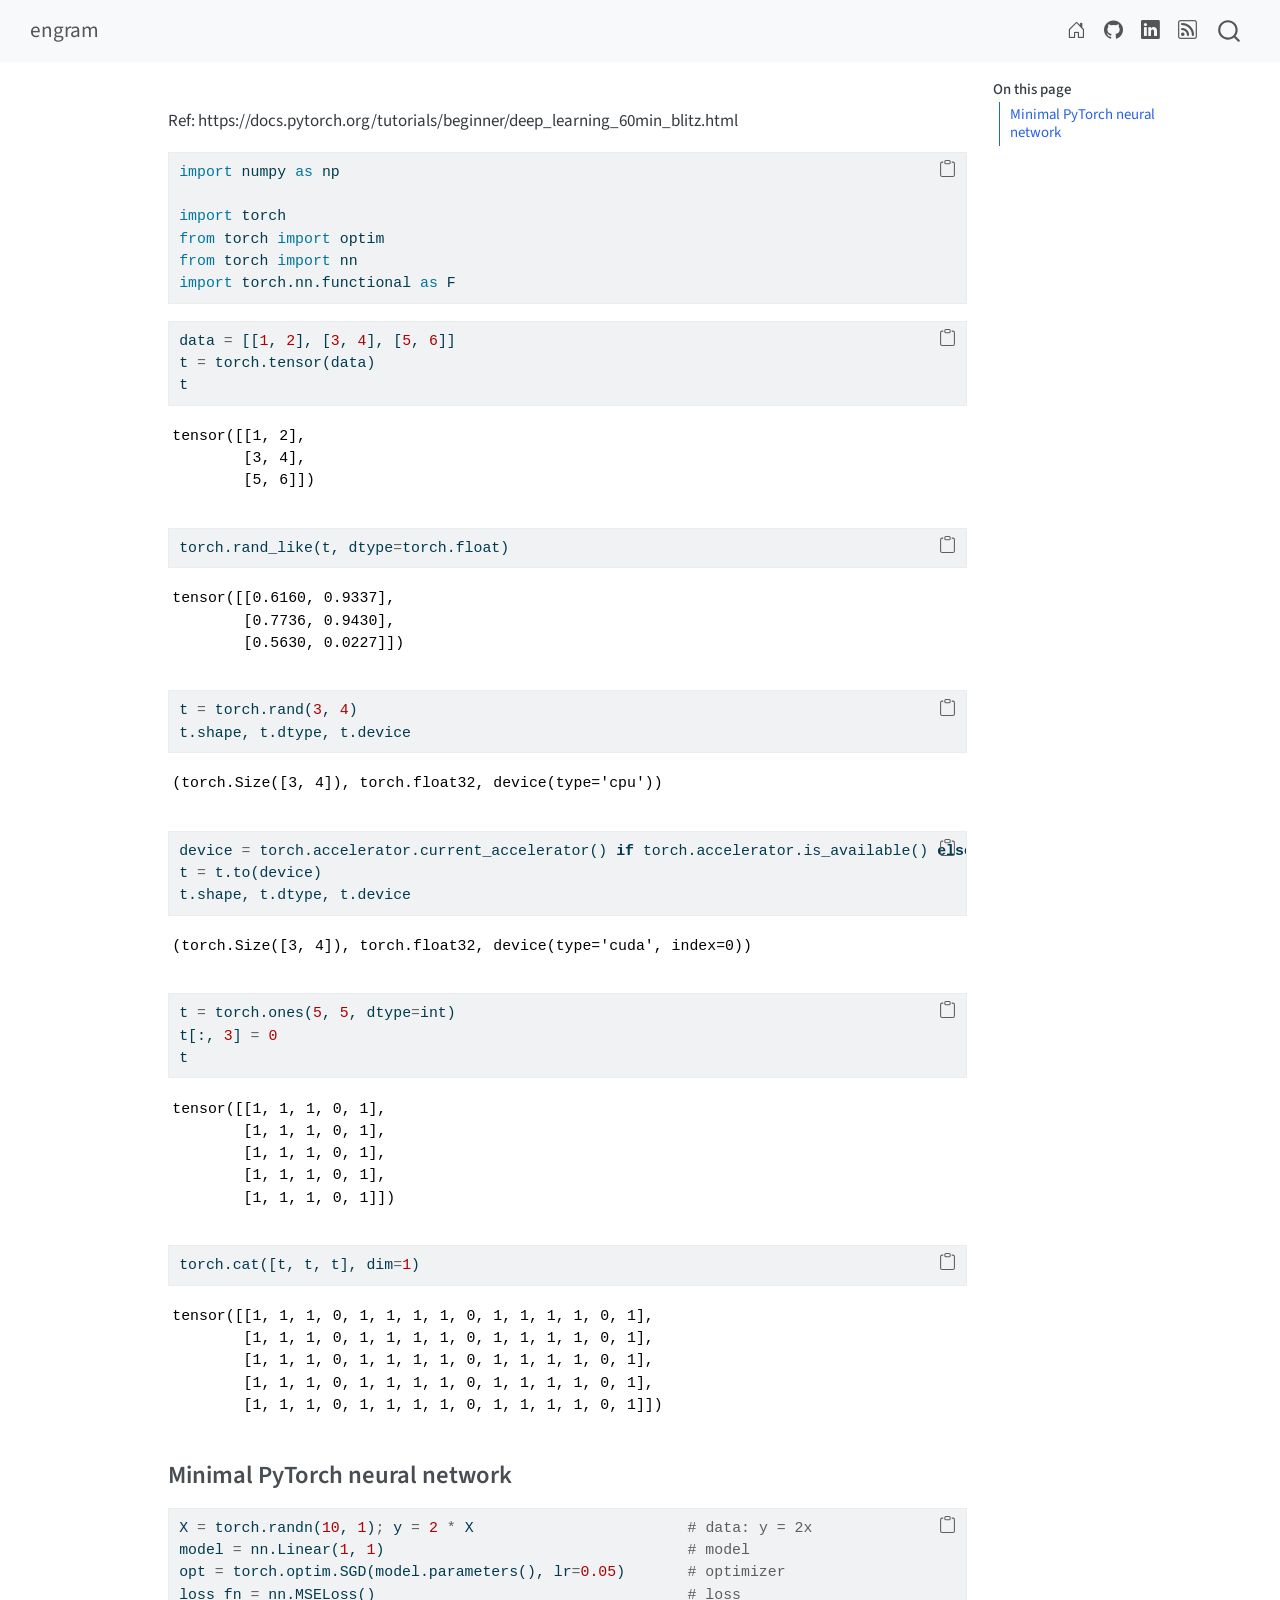
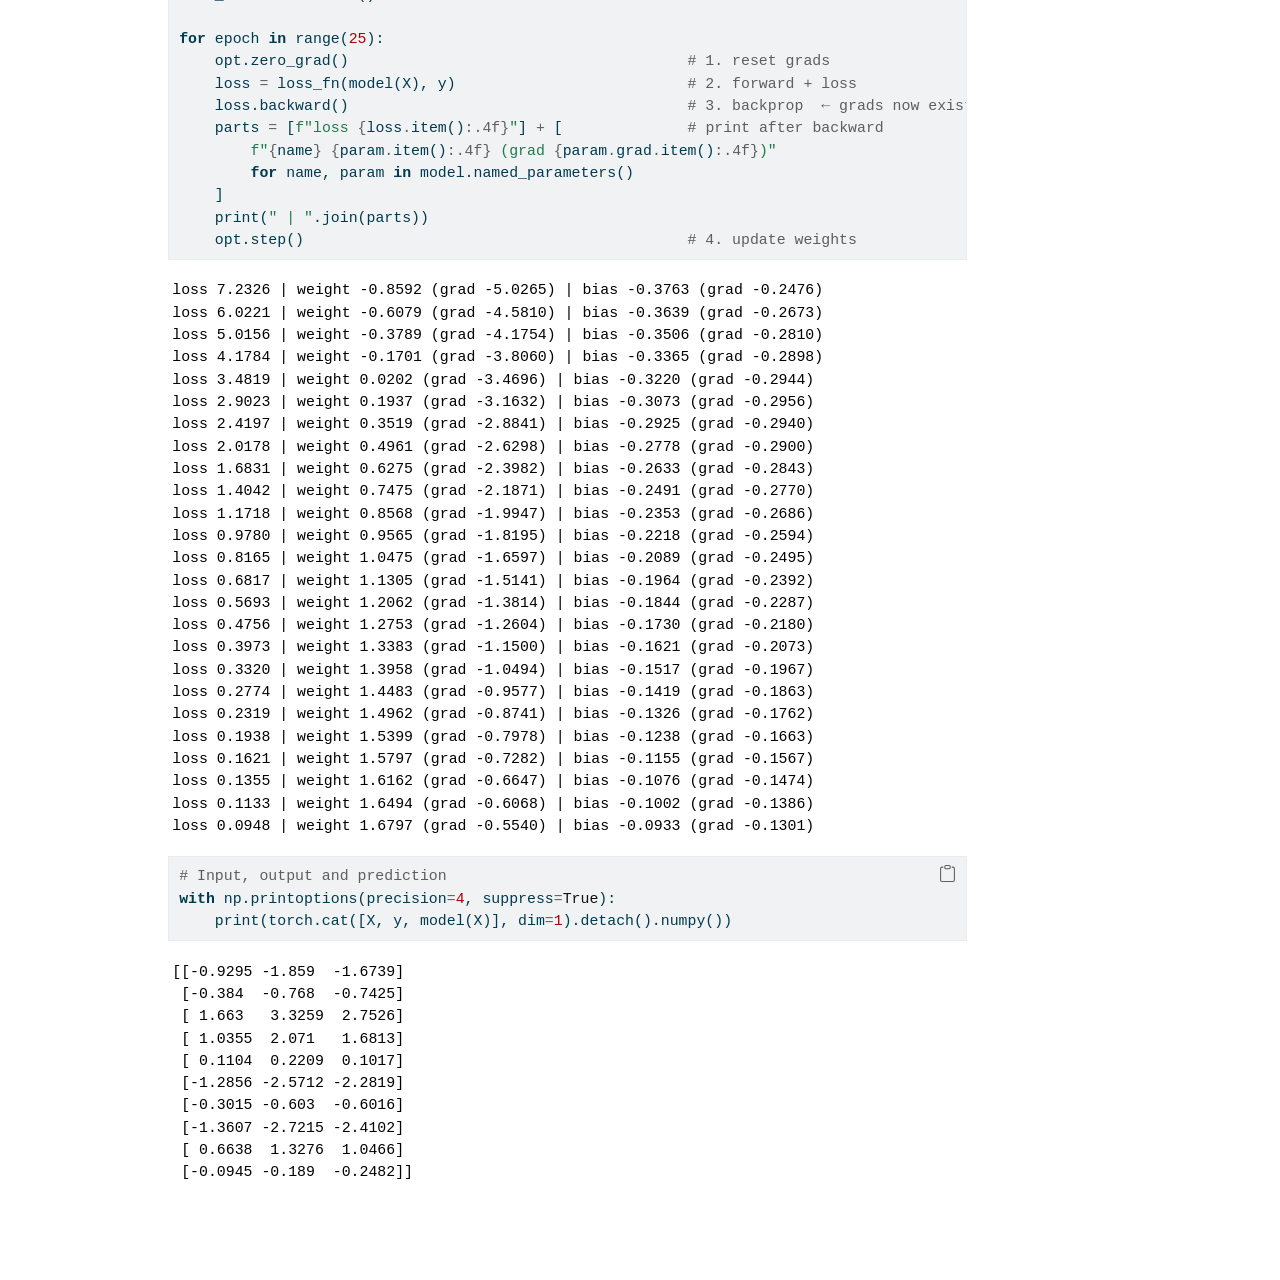
<file: pytorch/01_tutorial.html>
<!DOCTYPE html>
<html xmlns="http://www.w3.org/1999/xhtml" lang="en" xml:lang="en"><head>

<meta charset="utf-8">
<meta name="generator" content="quarto-1.9.38">

<meta name="viewport" content="width=device-width, initial-scale=1.0, user-scalable=yes">


<title>tutorial – engram</title>
<style>
/* Default styles provided by pandoc.
** See https://pandoc.org/MANUAL.html#variables-for-html for config info.
*/
code{white-space: pre-wrap;}
span.smallcaps{font-variant: small-caps;}
div.columns{display: flex; gap: min(4vw, 1.5em);}
div.column{flex: auto; overflow-x: auto;}
div.hanging-indent{margin-left: 1.5em; text-indent: -1.5em;}
ul.task-list{list-style: none;}
ul.task-list li input[type="checkbox"] {
  width: 0.8em;
  margin: 0 0.8em 0.2em -1em; /* quarto-specific, see https://github.com/quarto-dev/quarto-cli/issues/4556 */ 
  vertical-align: middle;
}
/* CSS for syntax highlighting */
html { -webkit-text-size-adjust: 100%; }
pre > code.sourceCode { white-space: pre; position: relative; }
pre > code.sourceCode > span { display: inline-block; line-height: 1.25; }
pre > code.sourceCode > span:empty { height: 1.2em; }
.sourceCode { overflow: visible; }
code.sourceCode > span { color: inherit; text-decoration: inherit; }
div.sourceCode { margin: 1em 0; }
pre.sourceCode { margin: 0; }
@media screen {
div.sourceCode { overflow: auto; }
}
@media print {
pre > code.sourceCode { white-space: pre-wrap; }
pre > code.sourceCode > span { text-indent: -5em; padding-left: 5em; }
}
pre.numberSource code
  { counter-reset: source-line 0; }
pre.numberSource code > span
  { position: relative; left: -4em; counter-increment: source-line; }
pre.numberSource code > span > a:first-child::before
  { content: counter(source-line);
    position: relative; left: -1em; text-align: right; vertical-align: baseline;
    border: none; display: inline-block;
    -webkit-touch-callout: none; -webkit-user-select: none;
    -khtml-user-select: none; -moz-user-select: none;
    -ms-user-select: none; user-select: none;
    padding: 0 4px; width: 4em;
  }
pre.numberSource { margin-left: 3em;  padding-left: 4px; }
div.sourceCode
  {   }
@media screen {
pre > code.sourceCode > span > a:first-child::before { text-decoration: underline; }
}
</style>


<script src="../site_libs/quarto-nav/quarto-nav.js"></script>
<script src="../site_libs/quarto-nav/headroom.min.js"></script>
<script src="../site_libs/clipboard/clipboard.min.js"></script>
<script src="../site_libs/quarto-search/autocomplete.umd.js"></script>
<script src="../site_libs/quarto-search/fuse.min.js"></script>
<script src="../site_libs/quarto-search/quarto-search.js"></script>
<meta name="quarto:offset" content="../">
<script src="../site_libs/quarto-html/quarto.js" type="module"></script>
<script src="../site_libs/quarto-html/tabsets/tabsets.js" type="module"></script>
<script src="../site_libs/quarto-html/popper.min.js"></script>
<script src="../site_libs/quarto-html/tippy.umd.min.js"></script>
<script src="../site_libs/quarto-html/anchor.min.js"></script>
<link href="../site_libs/quarto-html/tippy.css" rel="stylesheet">
<link href="../site_libs/quarto-html/quarto-syntax-highlighting-15634bcf2e68342d4ad2dfa704d543f6.css" rel="stylesheet" id="quarto-text-highlighting-styles">
<script src="../site_libs/bootstrap/bootstrap.min.js"></script>
<link href="../site_libs/bootstrap/bootstrap-icons.css" rel="stylesheet">
<link href="../site_libs/bootstrap/bootstrap-21dfb6f5b24708782b3851273225b992.min.css" rel="stylesheet" append-hash="true" id="quarto-bootstrap" data-mode="light">
<script id="quarto-search-options" type="application/json">{
  "location": "navbar",
  "copy-button": false,
  "collapse-after": 3,
  "panel-placement": "end",
  "type": "overlay",
  "limit": 50,
  "keyboard-shortcut": [
    "f",
    "/",
    "s"
  ],
  "show-item-context": false,
  "language": {
    "search-no-results-text": "No results",
    "search-matching-documents-text": "matching documents",
    "search-copy-link-title": "Copy link to search",
    "search-hide-matches-text": "Hide additional matches",
    "search-more-match-text": "more match in this document",
    "search-more-matches-text": "more matches in this document",
    "search-clear-button-title": "Clear",
    "search-text-placeholder": "",
    "search-detached-cancel-button-title": "Cancel",
    "search-submit-button-title": "Submit",
    "search-label": "Search"
  }
}</script>


<meta property="og:title" content="engram">
<meta property="og:description" content="Notebooks and experiments from my work in NeuroAI and brain–computer interfaces.">
<meta property="og:site_name" content="engram">
<meta name="twitter:title" content="engram">
<meta name="twitter:description" content="Notebooks and experiments from my work in NeuroAI and brain–computer interfaces.">
<meta name="twitter:card" content="summary">
</head>

<body class="nav-fixed quarto-light">

<div id="quarto-search-results"></div>
  <header id="quarto-header" class="headroom fixed-top">
    <nav class="navbar navbar-expand-lg " data-bs-theme="dark">
      <div class="navbar-container container-fluid">
      <div class="navbar-brand-container mx-auto">
    <a class="navbar-brand" href="../index.html">
    <span class="navbar-title">engram</span>
    </a>
  </div>
            <div id="quarto-search" class="" title="Search"></div>
          <button class="navbar-toggler" type="button" data-bs-toggle="collapse" data-bs-target="#navbarCollapse" aria-controls="navbarCollapse" role="menu" aria-expanded="false" aria-label="Toggle navigation" onclick="if (window.quartoToggleHeadroom) { window.quartoToggleHeadroom(); }">
  <span class="navbar-toggler-icon"></span>
</button>
          <div class="collapse navbar-collapse" id="navbarCollapse">
            <ul class="navbar-nav navbar-nav-scroll ms-auto">
  <li class="nav-item compact">
    <a class="nav-link" href="https://bkowshik.in"> <i class="bi bi-house-door" role="img" aria-label="Personal site">
</i> 
<span class="menu-text"></span></a>
  </li>  
  <li class="nav-item compact">
    <a class="nav-link" href="https://github.com/bkowshik"> <i class="bi bi-github" role="img" aria-label="GitHub">
</i> 
<span class="menu-text"></span></a>
  </li>  
  <li class="nav-item compact">
    <a class="nav-link" href="https://www.linkedin.com/in/bkowshik/"> <i class="bi bi-linkedin" role="img" aria-label="LinkedIn">
</i> 
<span class="menu-text"></span></a>
  </li>  
  <li class="nav-item compact">
    <a class="nav-link" href="../index.xml"> <i class="bi bi-rss" role="img" aria-label="RSS">
</i> 
<span class="menu-text"></span></a>
  </li>  
</ul>
          </div> <!-- /navcollapse -->
            <div class="quarto-navbar-tools">
</div>
      </div> <!-- /container-fluid -->
    </nav>
</header>
<!-- content -->
<div id="quarto-content" class="quarto-container page-columns page-rows-contents page-layout-article page-navbar">
<!-- sidebar -->
<!-- margin-sidebar -->
    <div id="quarto-margin-sidebar" class="sidebar margin-sidebar">
        <nav id="TOC" role="doc-toc" class="toc-active">
    <h2 id="toc-title">On this page</h2>
   
  <ul>
  <li><a href="#minimal-pytorch-neural-network" id="toc-minimal-pytorch-neural-network" class="nav-link active" data-scroll-target="#minimal-pytorch-neural-network">Minimal PyTorch neural network</a></li>
  </ul>
</nav>
    </div>
<!-- main -->
<main class="content" id="quarto-document-content"><header id="title-block-header" class="quarto-title-block"></header>




<p>Ref: https://docs.pytorch.org/tutorials/beginner/deep_learning_60min_blitz.html</p>
<div id="7130e576" class="cell" data-execution_count="10">
<div class="code-copy-outer-scaffold"><div class="sourceCode cell-code" id="cb1"><pre class="sourceCode python code-with-copy"><code class="sourceCode python"><span id="cb1-1"><a href="#cb1-1" aria-hidden="true" tabindex="-1"></a><span class="im">import</span> numpy <span class="im">as</span> np</span>
<span id="cb1-2"><a href="#cb1-2" aria-hidden="true" tabindex="-1"></a></span>
<span id="cb1-3"><a href="#cb1-3" aria-hidden="true" tabindex="-1"></a><span class="im">import</span> torch</span>
<span id="cb1-4"><a href="#cb1-4" aria-hidden="true" tabindex="-1"></a><span class="im">from</span> torch <span class="im">import</span> optim</span>
<span id="cb1-5"><a href="#cb1-5" aria-hidden="true" tabindex="-1"></a><span class="im">from</span> torch <span class="im">import</span> nn</span>
<span id="cb1-6"><a href="#cb1-6" aria-hidden="true" tabindex="-1"></a><span class="im">import</span> torch.nn.functional <span class="im">as</span> F</span></code></pre></div><button title="Copy to Clipboard" class="code-copy-button"><i class="bi"></i></button></div>
</div>
<div id="4792dfed" class="cell" data-execution_count="11">
<div class="code-copy-outer-scaffold"><div class="sourceCode cell-code" id="cb2"><pre class="sourceCode python code-with-copy"><code class="sourceCode python"><span id="cb2-1"><a href="#cb2-1" aria-hidden="true" tabindex="-1"></a>data <span class="op">=</span> [[<span class="dv">1</span>, <span class="dv">2</span>], [<span class="dv">3</span>, <span class="dv">4</span>], [<span class="dv">5</span>, <span class="dv">6</span>]]</span>
<span id="cb2-2"><a href="#cb2-2" aria-hidden="true" tabindex="-1"></a>t <span class="op">=</span> torch.tensor(data)</span>
<span id="cb2-3"><a href="#cb2-3" aria-hidden="true" tabindex="-1"></a>t</span></code></pre></div><button title="Copy to Clipboard" class="code-copy-button"><i class="bi"></i></button></div>
<div class="cell-output cell-output-display" data-execution_count="11">
<pre><code>tensor([[1, 2],
        [3, 4],
        [5, 6]])</code></pre>
</div>
</div>
<div id="cb3a67f6" class="cell" data-execution_count="12">
<div class="code-copy-outer-scaffold"><div class="sourceCode cell-code" id="cb4"><pre class="sourceCode python code-with-copy"><code class="sourceCode python"><span id="cb4-1"><a href="#cb4-1" aria-hidden="true" tabindex="-1"></a>torch.rand_like(t, dtype<span class="op">=</span>torch.<span class="bu">float</span>)</span></code></pre></div><button title="Copy to Clipboard" class="code-copy-button"><i class="bi"></i></button></div>
<div class="cell-output cell-output-display" data-execution_count="12">
<pre><code>tensor([[0.6160, 0.9337],
        [0.7736, 0.9430],
        [0.5630, 0.0227]])</code></pre>
</div>
</div>
<div id="7be33f84" class="cell" data-execution_count="13">
<div class="code-copy-outer-scaffold"><div class="sourceCode cell-code" id="cb6"><pre class="sourceCode python code-with-copy"><code class="sourceCode python"><span id="cb6-1"><a href="#cb6-1" aria-hidden="true" tabindex="-1"></a>t <span class="op">=</span> torch.rand(<span class="dv">3</span>, <span class="dv">4</span>)</span>
<span id="cb6-2"><a href="#cb6-2" aria-hidden="true" tabindex="-1"></a>t.shape, t.dtype, t.device</span></code></pre></div><button title="Copy to Clipboard" class="code-copy-button"><i class="bi"></i></button></div>
<div class="cell-output cell-output-display" data-execution_count="13">
<pre><code>(torch.Size([3, 4]), torch.float32, device(type='cpu'))</code></pre>
</div>
</div>
<div id="d0a702df" class="cell" data-execution_count="14">
<div class="code-copy-outer-scaffold"><div class="sourceCode cell-code" id="cb8"><pre class="sourceCode python code-with-copy"><code class="sourceCode python"><span id="cb8-1"><a href="#cb8-1" aria-hidden="true" tabindex="-1"></a>device <span class="op">=</span> torch.accelerator.current_accelerator() <span class="cf">if</span> torch.accelerator.is_available() <span class="cf">else</span> <span class="st">'cpu'</span></span>
<span id="cb8-2"><a href="#cb8-2" aria-hidden="true" tabindex="-1"></a>t <span class="op">=</span> t.to(device)</span>
<span id="cb8-3"><a href="#cb8-3" aria-hidden="true" tabindex="-1"></a>t.shape, t.dtype, t.device</span></code></pre></div><button title="Copy to Clipboard" class="code-copy-button"><i class="bi"></i></button></div>
<div class="cell-output cell-output-display" data-execution_count="14">
<pre><code>(torch.Size([3, 4]), torch.float32, device(type='cuda', index=0))</code></pre>
</div>
</div>
<div id="e27a9c51" class="cell" data-execution_count="15">
<div class="code-copy-outer-scaffold"><div class="sourceCode cell-code" id="cb10"><pre class="sourceCode python code-with-copy"><code class="sourceCode python"><span id="cb10-1"><a href="#cb10-1" aria-hidden="true" tabindex="-1"></a>t <span class="op">=</span> torch.ones(<span class="dv">5</span>, <span class="dv">5</span>, dtype<span class="op">=</span><span class="bu">int</span>)</span>
<span id="cb10-2"><a href="#cb10-2" aria-hidden="true" tabindex="-1"></a>t[:, <span class="dv">3</span>] <span class="op">=</span> <span class="dv">0</span></span>
<span id="cb10-3"><a href="#cb10-3" aria-hidden="true" tabindex="-1"></a>t</span></code></pre></div><button title="Copy to Clipboard" class="code-copy-button"><i class="bi"></i></button></div>
<div class="cell-output cell-output-display" data-execution_count="15">
<pre><code>tensor([[1, 1, 1, 0, 1],
        [1, 1, 1, 0, 1],
        [1, 1, 1, 0, 1],
        [1, 1, 1, 0, 1],
        [1, 1, 1, 0, 1]])</code></pre>
</div>
</div>
<div id="ffe61a35" class="cell" data-execution_count="16">
<div class="code-copy-outer-scaffold"><div class="sourceCode cell-code" id="cb12"><pre class="sourceCode python code-with-copy"><code class="sourceCode python"><span id="cb12-1"><a href="#cb12-1" aria-hidden="true" tabindex="-1"></a>torch.cat([t, t, t], dim<span class="op">=</span><span class="dv">1</span>)</span></code></pre></div><button title="Copy to Clipboard" class="code-copy-button"><i class="bi"></i></button></div>
<div class="cell-output cell-output-display" data-execution_count="16">
<pre><code>tensor([[1, 1, 1, 0, 1, 1, 1, 1, 0, 1, 1, 1, 1, 0, 1],
        [1, 1, 1, 0, 1, 1, 1, 1, 0, 1, 1, 1, 1, 0, 1],
        [1, 1, 1, 0, 1, 1, 1, 1, 0, 1, 1, 1, 1, 0, 1],
        [1, 1, 1, 0, 1, 1, 1, 1, 0, 1, 1, 1, 1, 0, 1],
        [1, 1, 1, 0, 1, 1, 1, 1, 0, 1, 1, 1, 1, 0, 1]])</code></pre>
</div>
</div>
<section id="minimal-pytorch-neural-network" class="level3">
<h3 class="anchored" data-anchor-id="minimal-pytorch-neural-network">Minimal PyTorch neural network</h3>
<div id="a8a1c960" class="cell" data-execution_count="17">
<div class="code-copy-outer-scaffold"><div class="sourceCode cell-code" id="cb14"><pre class="sourceCode python code-with-copy"><code class="sourceCode python"><span id="cb14-1"><a href="#cb14-1" aria-hidden="true" tabindex="-1"></a>X <span class="op">=</span> torch.randn(<span class="dv">10</span>, <span class="dv">1</span>)<span class="op">;</span> y <span class="op">=</span> <span class="dv">2</span> <span class="op">*</span> X                        <span class="co"># data: y = 2x</span></span>
<span id="cb14-2"><a href="#cb14-2" aria-hidden="true" tabindex="-1"></a>model <span class="op">=</span> nn.Linear(<span class="dv">1</span>, <span class="dv">1</span>)                                  <span class="co"># model</span></span>
<span id="cb14-3"><a href="#cb14-3" aria-hidden="true" tabindex="-1"></a>opt <span class="op">=</span> torch.optim.SGD(model.parameters(), lr<span class="op">=</span><span class="fl">0.05</span>)       <span class="co"># optimizer</span></span>
<span id="cb14-4"><a href="#cb14-4" aria-hidden="true" tabindex="-1"></a>loss_fn <span class="op">=</span> nn.MSELoss()                                   <span class="co"># loss</span></span>
<span id="cb14-5"><a href="#cb14-5" aria-hidden="true" tabindex="-1"></a></span>
<span id="cb14-6"><a href="#cb14-6" aria-hidden="true" tabindex="-1"></a><span class="cf">for</span> epoch <span class="kw">in</span> <span class="bu">range</span>(<span class="dv">25</span>):</span>
<span id="cb14-7"><a href="#cb14-7" aria-hidden="true" tabindex="-1"></a>    opt.zero_grad()                                      <span class="co"># 1. reset grads</span></span>
<span id="cb14-8"><a href="#cb14-8" aria-hidden="true" tabindex="-1"></a>    loss <span class="op">=</span> loss_fn(model(X), y)                          <span class="co"># 2. forward + loss</span></span>
<span id="cb14-9"><a href="#cb14-9" aria-hidden="true" tabindex="-1"></a>    loss.backward()                                      <span class="co"># 3. backprop  ← grads now exist</span></span>
<span id="cb14-10"><a href="#cb14-10" aria-hidden="true" tabindex="-1"></a>    parts <span class="op">=</span> [<span class="ss">f"loss </span><span class="sc">{</span>loss<span class="sc">.</span>item()<span class="sc">:.4f}</span><span class="ss">"</span>] <span class="op">+</span> [              <span class="co"># print after backward</span></span>
<span id="cb14-11"><a href="#cb14-11" aria-hidden="true" tabindex="-1"></a>        <span class="ss">f"</span><span class="sc">{</span>name<span class="sc">}</span><span class="ss"> </span><span class="sc">{</span>param<span class="sc">.</span>item()<span class="sc">:.4f}</span><span class="ss"> (grad </span><span class="sc">{</span>param<span class="sc">.</span>grad<span class="sc">.</span>item()<span class="sc">:.4f}</span><span class="ss">)"</span></span>
<span id="cb14-12"><a href="#cb14-12" aria-hidden="true" tabindex="-1"></a>        <span class="cf">for</span> name, param <span class="kw">in</span> model.named_parameters()</span>
<span id="cb14-13"><a href="#cb14-13" aria-hidden="true" tabindex="-1"></a>    ]</span>
<span id="cb14-14"><a href="#cb14-14" aria-hidden="true" tabindex="-1"></a>    <span class="bu">print</span>(<span class="st">" | "</span>.join(parts))</span>
<span id="cb14-15"><a href="#cb14-15" aria-hidden="true" tabindex="-1"></a>    opt.step()                                           <span class="co"># 4. update weights</span></span></code></pre></div><button title="Copy to Clipboard" class="code-copy-button"><i class="bi"></i></button></div>
<div class="cell-output cell-output-stdout">
<pre><code>loss 7.2326 | weight -0.8592 (grad -5.0265) | bias -0.3763 (grad -0.2476)
loss 6.0221 | weight -0.6079 (grad -4.5810) | bias -0.3639 (grad -0.2673)
loss 5.0156 | weight -0.3789 (grad -4.1754) | bias -0.3506 (grad -0.2810)
loss 4.1784 | weight -0.1701 (grad -3.8060) | bias -0.3365 (grad -0.2898)
loss 3.4819 | weight 0.0202 (grad -3.4696) | bias -0.3220 (grad -0.2944)
loss 2.9023 | weight 0.1937 (grad -3.1632) | bias -0.3073 (grad -0.2956)
loss 2.4197 | weight 0.3519 (grad -2.8841) | bias -0.2925 (grad -0.2940)
loss 2.0178 | weight 0.4961 (grad -2.6298) | bias -0.2778 (grad -0.2900)
loss 1.6831 | weight 0.6275 (grad -2.3982) | bias -0.2633 (grad -0.2843)
loss 1.4042 | weight 0.7475 (grad -2.1871) | bias -0.2491 (grad -0.2770)
loss 1.1718 | weight 0.8568 (grad -1.9947) | bias -0.2353 (grad -0.2686)
loss 0.9780 | weight 0.9565 (grad -1.8195) | bias -0.2218 (grad -0.2594)
loss 0.8165 | weight 1.0475 (grad -1.6597) | bias -0.2089 (grad -0.2495)
loss 0.6817 | weight 1.1305 (grad -1.5141) | bias -0.1964 (grad -0.2392)
loss 0.5693 | weight 1.2062 (grad -1.3814) | bias -0.1844 (grad -0.2287)
loss 0.4756 | weight 1.2753 (grad -1.2604) | bias -0.1730 (grad -0.2180)
loss 0.3973 | weight 1.3383 (grad -1.1500) | bias -0.1621 (grad -0.2073)
loss 0.3320 | weight 1.3958 (grad -1.0494) | bias -0.1517 (grad -0.1967)
loss 0.2774 | weight 1.4483 (grad -0.9577) | bias -0.1419 (grad -0.1863)
loss 0.2319 | weight 1.4962 (grad -0.8741) | bias -0.1326 (grad -0.1762)
loss 0.1938 | weight 1.5399 (grad -0.7978) | bias -0.1238 (grad -0.1663)
loss 0.1621 | weight 1.5797 (grad -0.7282) | bias -0.1155 (grad -0.1567)
loss 0.1355 | weight 1.6162 (grad -0.6647) | bias -0.1076 (grad -0.1474)
loss 0.1133 | weight 1.6494 (grad -0.6068) | bias -0.1002 (grad -0.1386)
loss 0.0948 | weight 1.6797 (grad -0.5540) | bias -0.0933 (grad -0.1301)</code></pre>
</div>
</div>
<div id="df2fc729" class="cell" data-execution_count="18">
<div class="code-copy-outer-scaffold"><div class="sourceCode cell-code" id="cb16"><pre class="sourceCode python code-with-copy"><code class="sourceCode python"><span id="cb16-1"><a href="#cb16-1" aria-hidden="true" tabindex="-1"></a><span class="co"># Input, output and prediction</span></span>
<span id="cb16-2"><a href="#cb16-2" aria-hidden="true" tabindex="-1"></a><span class="cf">with</span> np.printoptions(precision<span class="op">=</span><span class="dv">4</span>, suppress<span class="op">=</span><span class="va">True</span>):</span>
<span id="cb16-3"><a href="#cb16-3" aria-hidden="true" tabindex="-1"></a>    <span class="bu">print</span>(torch.cat([X, y, model(X)], dim<span class="op">=</span><span class="dv">1</span>).detach().numpy())</span></code></pre></div><button title="Copy to Clipboard" class="code-copy-button"><i class="bi"></i></button></div>
<div class="cell-output cell-output-stdout">
<pre><code>[[-0.9295 -1.859  -1.6739]
 [-0.384  -0.768  -0.7425]
 [ 1.663   3.3259  2.7526]
 [ 1.0355  2.071   1.6813]
 [ 0.1104  0.2209  0.1017]
 [-1.2856 -2.5712 -2.2819]
 [-0.3015 -0.603  -0.6016]
 [-1.3607 -2.7215 -2.4102]
 [ 0.6638  1.3276  1.0466]
 [-0.0945 -0.189  -0.2482]]</code></pre>
</div>
</div>


</section>

</main> <!-- /main -->
<script id="quarto-html-after-body" type="application/javascript">
  window.document.addEventListener("DOMContentLoaded", function (event) {
    const icon = "";
    const anchorJS = new window.AnchorJS();
    anchorJS.options = {
      placement: 'right',
      icon: icon
    };
    anchorJS.add('.anchored');
    const isCodeAnnotation = (el) => {
      for (const clz of el.classList) {
        if (clz.startsWith('code-annotation-')) {                     
          return true;
        }
      }
      return false;
    }
    const onCopySuccess = function(e) {
      // button target
      const button = e.trigger;
      // don't keep focus
      button.blur();
      // flash "checked"
      button.classList.add('code-copy-button-checked');
      var currentTitle = button.getAttribute("title");
      button.setAttribute("title", "Copied!");
      let tooltip;
      if (window.bootstrap) {
        button.setAttribute("data-bs-toggle", "tooltip");
        button.setAttribute("data-bs-placement", "left");
        button.setAttribute("data-bs-title", "Copied!");
        tooltip = new bootstrap.Tooltip(button, 
          { trigger: "manual", 
            customClass: "code-copy-button-tooltip",
            offset: [0, -8]});
        tooltip.show();    
      }
      setTimeout(function() {
        if (tooltip) {
          tooltip.hide();
          button.removeAttribute("data-bs-title");
          button.removeAttribute("data-bs-toggle");
          button.removeAttribute("data-bs-placement");
        }
        button.setAttribute("title", currentTitle);
        button.classList.remove('code-copy-button-checked');
      }, 1000);
      // clear code selection
      e.clearSelection();
    }
    const getTextToCopy = function(trigger) {
      const outerScaffold = trigger.parentElement.cloneNode(true);
      const codeEl = outerScaffold.querySelector('code');
      for (const childEl of codeEl.children) {
        if (isCodeAnnotation(childEl)) {
          childEl.remove();
        }
      }
      return codeEl.innerText;
    }
    const clipboard = new window.ClipboardJS('.code-copy-button:not([data-in-quarto-modal])', {
      text: getTextToCopy
    });
    clipboard.on('success', onCopySuccess);
    if (window.document.getElementById('quarto-embedded-source-code-modal')) {
      const clipboardModal = new window.ClipboardJS('.code-copy-button[data-in-quarto-modal]', {
        text: getTextToCopy,
        container: window.document.getElementById('quarto-embedded-source-code-modal')
      });
      clipboardModal.on('success', onCopySuccess);
    }
    const viewSource = window.document.getElementById('quarto-view-source') ||
                       window.document.getElementById('quarto-code-tools-source');
    if (viewSource) {
      const sourceUrl = viewSource.getAttribute("data-quarto-source-url");
      viewSource.addEventListener("click", function(e) {
        if (sourceUrl) {
          // rstudio viewer pane
          if (/\bcapabilities=\b/.test(window.location)) {
            window.open(sourceUrl);
          } else {
            window.location.href = sourceUrl;
          }
        } else {
          const modal = new bootstrap.Modal(document.getElementById('quarto-embedded-source-code-modal'));
          modal.show();
        }
        return false;
      });
    }
    function toggleCodeHandler(show) {
      return function(e) {
        const detailsSrc = window.document.querySelectorAll(".cell > details > .sourceCode");
        for (let i=0; i<detailsSrc.length; i++) {
          const details = detailsSrc[i].parentElement;
          if (show) {
            details.open = true;
          } else {
            details.removeAttribute("open");
          }
        }
        const cellCodeDivs = window.document.querySelectorAll(".cell > .sourceCode");
        const fromCls = show ? "hidden" : "unhidden";
        const toCls = show ? "unhidden" : "hidden";
        for (let i=0; i<cellCodeDivs.length; i++) {
          const codeDiv = cellCodeDivs[i];
          if (codeDiv.classList.contains(fromCls)) {
            codeDiv.classList.remove(fromCls);
            codeDiv.classList.add(toCls);
          } 
        }
        return false;
      }
    }
    const hideAllCode = window.document.getElementById("quarto-hide-all-code");
    if (hideAllCode) {
      hideAllCode.addEventListener("click", toggleCodeHandler(false));
    }
    const showAllCode = window.document.getElementById("quarto-show-all-code");
    if (showAllCode) {
      showAllCode.addEventListener("click", toggleCodeHandler(true));
    }
      var localhostRegex = new RegExp(/^(?:http|https):\/\/localhost\:?[0-9]*\//);
      var mailtoRegex = new RegExp(/^mailto:/);
        var filterRegex = new RegExp("https:\/\/bkowshik\.github\.io\/engram");
      var isInternal = (href) => {
          return filterRegex.test(href) || localhostRegex.test(href) || mailtoRegex.test(href);
      }
      // Inspect non-navigation links and adorn them if external
     var links = window.document.querySelectorAll('a[href]:not(.nav-link):not(.navbar-brand):not(.toc-action):not(.sidebar-link):not(.sidebar-item-toggle):not(.pagination-link):not(.no-external):not([aria-hidden]):not(.dropdown-item):not(.quarto-navigation-tool):not(.about-link)');
      for (var i=0; i<links.length; i++) {
        const link = links[i];
        if (!isInternal(link.href)) {
          // undo the damage that might have been done by quarto-nav.js in the case of
          // links that we want to consider external
          if (link.dataset.originalHref !== undefined) {
            link.href = link.dataset.originalHref;
          }
        }
      }
    function tippyHover(el, contentFn, onTriggerFn, onUntriggerFn) {
      const config = {
        allowHTML: true,
        maxWidth: 500,
        delay: 100,
        arrow: false,
        appendTo: function(el) {
            return el.parentElement;
        },
        interactive: true,
        interactiveBorder: 10,
        theme: 'quarto',
        placement: 'bottom-start',
      };
      if (contentFn) {
        config.content = contentFn;
      }
      if (onTriggerFn) {
        config.onTrigger = onTriggerFn;
      }
      if (onUntriggerFn) {
        config.onUntrigger = onUntriggerFn;
      }
      window.tippy(el, config); 
    }
    const noterefs = window.document.querySelectorAll('a[role="doc-noteref"]');
    for (var i=0; i<noterefs.length; i++) {
      const ref = noterefs[i];
      tippyHover(ref, function() {
        // use id or data attribute instead here
        let href = ref.getAttribute('data-footnote-href') || ref.getAttribute('href');
        try { href = new URL(href).hash; } catch {}
        const id = href.replace(/^#\/?/, "");
        const note = window.document.getElementById(id);
        if (note) {
          return note.innerHTML;
        } else {
          return "";
        }
      });
    }
    const xrefs = window.document.querySelectorAll('a.quarto-xref');
    const processXRef = (id, note) => {
      // Strip column container classes
      const stripColumnClz = (el) => {
        el.classList.remove("page-full", "page-columns");
        if (el.children) {
          for (const child of el.children) {
            stripColumnClz(child);
          }
        }
      }
      stripColumnClz(note)
      if (id === null || id.startsWith('sec-')) {
        // Special case sections, only their first couple elements
        const container = document.createElement("div");
        if (note.children && note.children.length > 2) {
          container.appendChild(note.children[0].cloneNode(true));
          for (let i = 1; i < note.children.length; i++) {
            const child = note.children[i];
            if (child.tagName === "P" && child.innerText === "") {
              continue;
            } else {
              container.appendChild(child.cloneNode(true));
              break;
            }
          }
          if (window.Quarto?.typesetMath) {
            window.Quarto.typesetMath(container);
          }
          return container.innerHTML
        } else {
          if (window.Quarto?.typesetMath) {
            window.Quarto.typesetMath(note);
          }
          return note.innerHTML;
        }
      } else {
        // Remove any anchor links if they are present
        const anchorLink = note.querySelector('a.anchorjs-link');
        if (anchorLink) {
          anchorLink.remove();
        }
        if (window.Quarto?.typesetMath) {
          window.Quarto.typesetMath(note);
        }
        if (note.classList.contains("callout")) {
          return note.outerHTML;
        } else {
          return note.innerHTML;
        }
      }
    }
    for (var i=0; i<xrefs.length; i++) {
      const xref = xrefs[i];
      tippyHover(xref, undefined, function(instance) {
        instance.disable();
        let url = xref.getAttribute('href');
        let hash = undefined; 
        if (url.startsWith('#')) {
          hash = url;
        } else {
          try { hash = new URL(url).hash; } catch {}
        }
        if (hash) {
          const id = hash.replace(/^#\/?/, "");
          const note = window.document.getElementById(id);
          if (note !== null) {
            try {
              const html = processXRef(id, note.cloneNode(true));
              instance.setContent(html);
            } finally {
              instance.enable();
              instance.show();
            }
          } else {
            // See if we can fetch this
            fetch(url.split('#')[0])
            .then(res => res.text())
            .then(html => {
              const parser = new DOMParser();
              const htmlDoc = parser.parseFromString(html, "text/html");
              const note = htmlDoc.getElementById(id);
              if (note !== null) {
                const html = processXRef(id, note);
                instance.setContent(html);
              } 
            }).finally(() => {
              instance.enable();
              instance.show();
            });
          }
        } else {
          // See if we can fetch a full url (with no hash to target)
          // This is a special case and we should probably do some content thinning / targeting
          fetch(url)
          .then(res => res.text())
          .then(html => {
            const parser = new DOMParser();
            const htmlDoc = parser.parseFromString(html, "text/html");
            const note = htmlDoc.querySelector('main.content');
            if (note !== null) {
              // This should only happen for chapter cross references
              // (since there is no id in the URL)
              // remove the first header
              if (note.children.length > 0 && note.children[0].tagName === "HEADER") {
                note.children[0].remove();
              }
              const html = processXRef(null, note);
              instance.setContent(html);
            } 
          }).finally(() => {
            instance.enable();
            instance.show();
          });
        }
      }, function(instance) {
      });
    }
        let selectedAnnoteEl;
        const selectorForAnnotation = ( cell, annotation) => {
          let cellAttr = 'data-code-cell="' + cell + '"';
          let lineAttr = 'data-code-annotation="' +  annotation + '"';
          const selector = 'span[' + cellAttr + '][' + lineAttr + ']';
          return selector;
        }
        const selectCodeLines = (annoteEl) => {
          const doc = window.document;
          const targetCell = annoteEl.getAttribute("data-target-cell");
          const targetAnnotation = annoteEl.getAttribute("data-target-annotation");
          const annoteSpan = window.document.querySelector(selectorForAnnotation(targetCell, targetAnnotation));
          const lines = annoteSpan.getAttribute("data-code-lines").split(",");
          const lineIds = lines.map((line) => {
            return targetCell + "-" + line;
          })
          let top = null;
          let height = null;
          let parent = null;
          if (lineIds.length > 0) {
              //compute the position of the single el (top and bottom and make a div)
              const el = window.document.getElementById(lineIds[0]);
              top = el.offsetTop;
              height = el.offsetHeight;
              parent = el.parentElement.parentElement;
            if (lineIds.length > 1) {
              const lastEl = window.document.getElementById(lineIds[lineIds.length - 1]);
              const bottom = lastEl.offsetTop + lastEl.offsetHeight;
              height = bottom - top;
            }
            if (top !== null && height !== null && parent !== null) {
              // cook up a div (if necessary) and position it 
              let div = window.document.getElementById("code-annotation-line-highlight");
              if (div === null) {
                div = window.document.createElement("div");
                div.setAttribute("id", "code-annotation-line-highlight");
                div.style.position = 'absolute';
                parent.appendChild(div);
              }
              div.style.top = top - 2 + "px";
              div.style.height = height + 4 + "px";
              div.style.left = 0;
              let gutterDiv = window.document.getElementById("code-annotation-line-highlight-gutter");
              if (gutterDiv === null) {
                gutterDiv = window.document.createElement("div");
                gutterDiv.setAttribute("id", "code-annotation-line-highlight-gutter");
                gutterDiv.style.position = 'absolute';
                const codeCell = window.document.getElementById(targetCell);
                const gutter = codeCell.querySelector('.code-annotation-gutter');
                gutter.appendChild(gutterDiv);
              }
              gutterDiv.style.top = top - 2 + "px";
              gutterDiv.style.height = height + 4 + "px";
            }
            selectedAnnoteEl = annoteEl;
          }
        };
        const unselectCodeLines = () => {
          const elementsIds = ["code-annotation-line-highlight", "code-annotation-line-highlight-gutter"];
          elementsIds.forEach((elId) => {
            const div = window.document.getElementById(elId);
            if (div) {
              div.remove();
            }
          });
          selectedAnnoteEl = undefined;
        };
          // Handle positioning of the toggle
      window.addEventListener(
        "resize",
        throttle(() => {
          elRect = undefined;
          if (selectedAnnoteEl) {
            selectCodeLines(selectedAnnoteEl);
          }
        }, 10)
      );
      function throttle(fn, ms) {
      let throttle = false;
      let timer;
        return (...args) => {
          if(!throttle) { // first call gets through
              fn.apply(this, args);
              throttle = true;
          } else { // all the others get throttled
              if(timer) clearTimeout(timer); // cancel #2
              timer = setTimeout(() => {
                fn.apply(this, args);
                timer = throttle = false;
              }, ms);
          }
        };
      }
        // Attach click handler to the DT
        const annoteDls = window.document.querySelectorAll('dt[data-target-cell]');
        for (const annoteDlNode of annoteDls) {
          annoteDlNode.addEventListener('click', (event) => {
            const clickedEl = event.target;
            if (clickedEl !== selectedAnnoteEl) {
              unselectCodeLines();
              const activeEl = window.document.querySelector('dt[data-target-cell].code-annotation-active');
              if (activeEl) {
                activeEl.classList.remove('code-annotation-active');
              }
              selectCodeLines(clickedEl);
              clickedEl.classList.add('code-annotation-active');
            } else {
              // Unselect the line
              unselectCodeLines();
              clickedEl.classList.remove('code-annotation-active');
            }
          });
        }
    const findCites = (el) => {
      const parentEl = el.parentElement;
      if (parentEl) {
        const cites = parentEl.dataset.cites;
        if (cites) {
          return {
            el,
            cites: cites.split(' ')
          };
        } else {
          return findCites(el.parentElement)
        }
      } else {
        return undefined;
      }
    };
    var bibliorefs = window.document.querySelectorAll('a[role="doc-biblioref"]');
    for (var i=0; i<bibliorefs.length; i++) {
      const ref = bibliorefs[i];
      const citeInfo = findCites(ref);
      if (citeInfo) {
        tippyHover(citeInfo.el, function() {
          var popup = window.document.createElement('div');
          citeInfo.cites.forEach(function(cite) {
            var citeDiv = window.document.createElement('div');
            citeDiv.classList.add('hanging-indent');
            citeDiv.classList.add('csl-entry');
            var biblioDiv = window.document.getElementById('ref-' + cite);
            if (biblioDiv) {
              citeDiv.innerHTML = biblioDiv.innerHTML;
            }
            popup.appendChild(citeDiv);
          });
          return popup.innerHTML;
        });
      }
    }
  });
  </script>
</div> <!-- /content -->




</body></html>
</file>
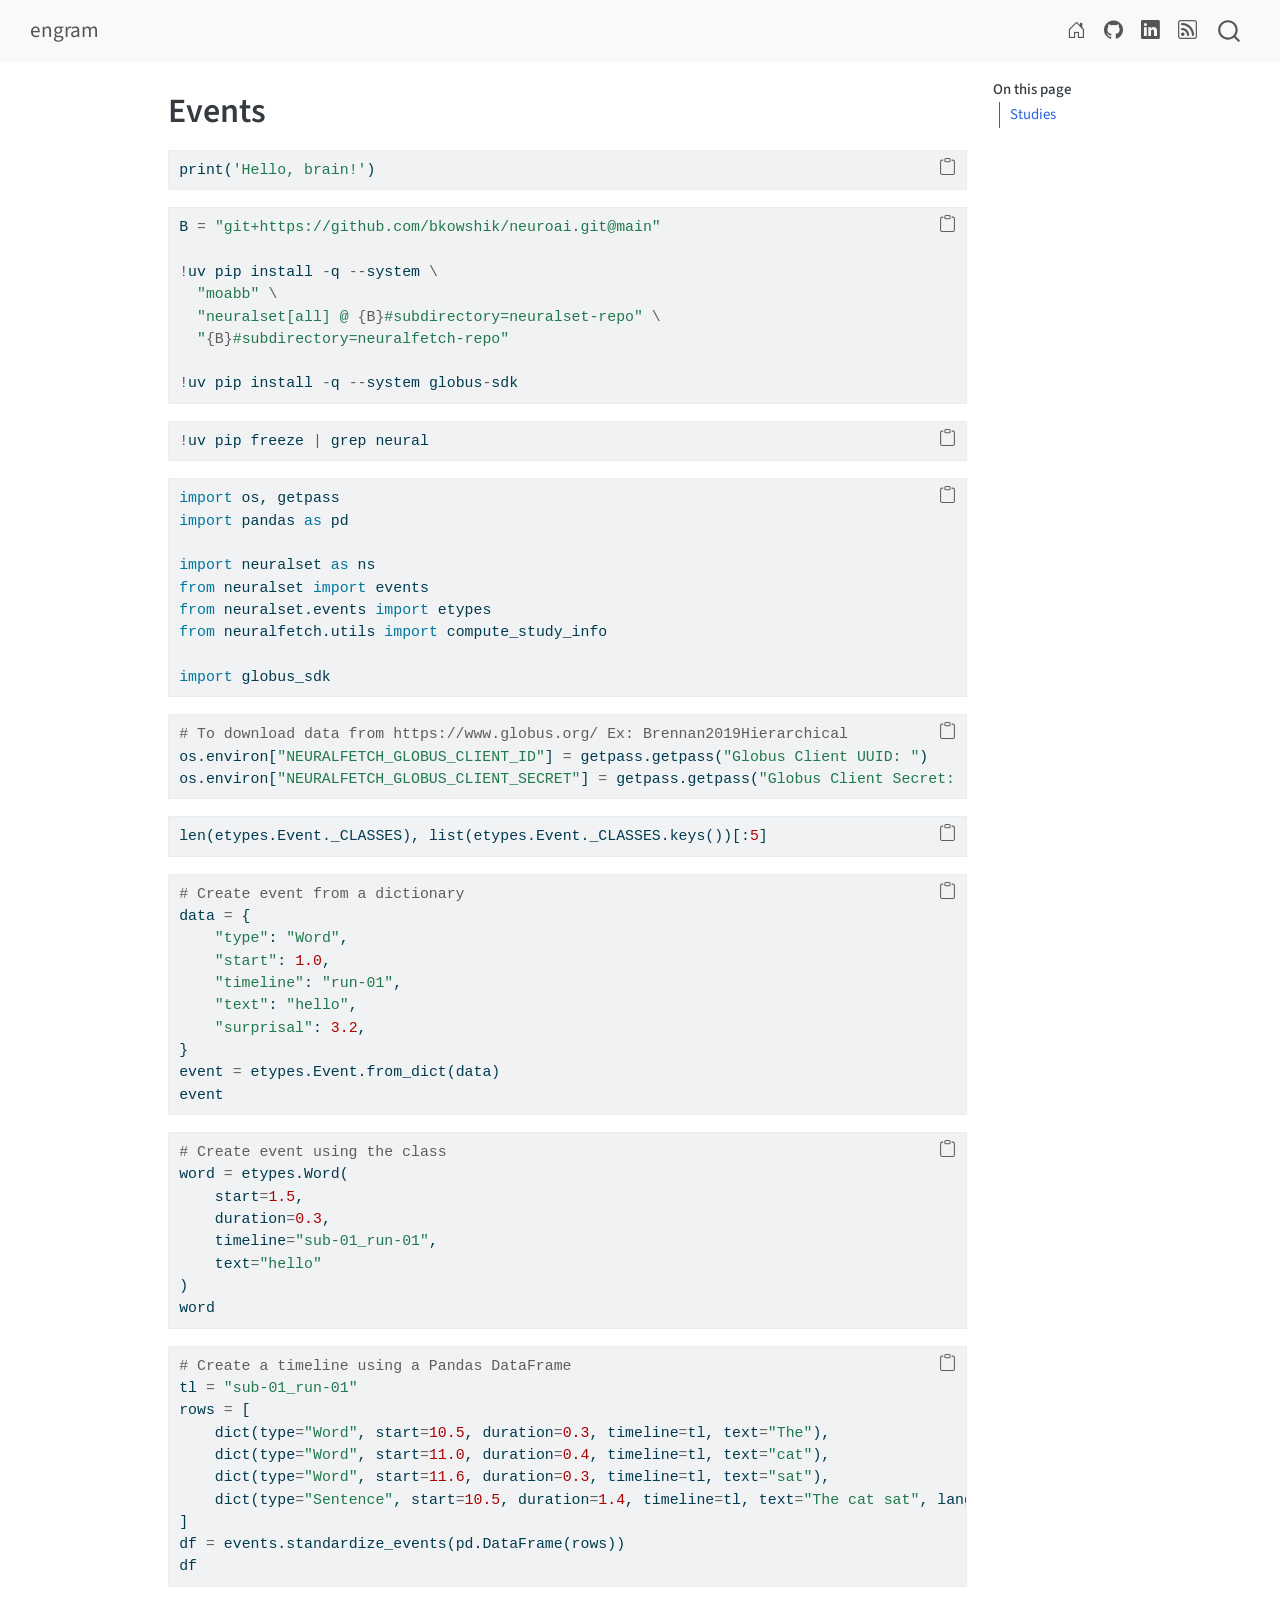
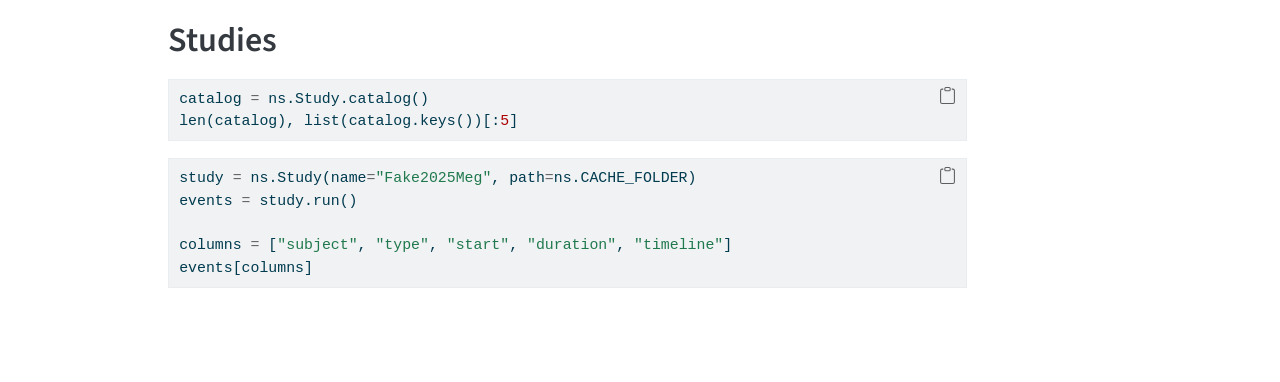
<file: neuroai/neuralset/01_tutorial.html>
<!DOCTYPE html>
<html xmlns="http://www.w3.org/1999/xhtml" lang="en" xml:lang="en"><head>

<meta charset="utf-8">
<meta name="generator" content="quarto-1.9.38">

<meta name="viewport" content="width=device-width, initial-scale=1.0, user-scalable=yes">


<title>Events – engram</title>
<style>
/* Default styles provided by pandoc.
** See https://pandoc.org/MANUAL.html#variables-for-html for config info.
*/
code{white-space: pre-wrap;}
span.smallcaps{font-variant: small-caps;}
div.columns{display: flex; gap: min(4vw, 1.5em);}
div.column{flex: auto; overflow-x: auto;}
div.hanging-indent{margin-left: 1.5em; text-indent: -1.5em;}
ul.task-list{list-style: none;}
ul.task-list li input[type="checkbox"] {
  width: 0.8em;
  margin: 0 0.8em 0.2em -1em; /* quarto-specific, see https://github.com/quarto-dev/quarto-cli/issues/4556 */ 
  vertical-align: middle;
}
/* CSS for syntax highlighting */
html { -webkit-text-size-adjust: 100%; }
pre > code.sourceCode { white-space: pre; position: relative; }
pre > code.sourceCode > span { display: inline-block; line-height: 1.25; }
pre > code.sourceCode > span:empty { height: 1.2em; }
.sourceCode { overflow: visible; }
code.sourceCode > span { color: inherit; text-decoration: inherit; }
div.sourceCode { margin: 1em 0; }
pre.sourceCode { margin: 0; }
@media screen {
div.sourceCode { overflow: auto; }
}
@media print {
pre > code.sourceCode { white-space: pre-wrap; }
pre > code.sourceCode > span { text-indent: -5em; padding-left: 5em; }
}
pre.numberSource code
  { counter-reset: source-line 0; }
pre.numberSource code > span
  { position: relative; left: -4em; counter-increment: source-line; }
pre.numberSource code > span > a:first-child::before
  { content: counter(source-line);
    position: relative; left: -1em; text-align: right; vertical-align: baseline;
    border: none; display: inline-block;
    -webkit-touch-callout: none; -webkit-user-select: none;
    -khtml-user-select: none; -moz-user-select: none;
    -ms-user-select: none; user-select: none;
    padding: 0 4px; width: 4em;
  }
pre.numberSource { margin-left: 3em;  padding-left: 4px; }
div.sourceCode
  {   }
@media screen {
pre > code.sourceCode > span > a:first-child::before { text-decoration: underline; }
}
</style>


<script src="../../site_libs/quarto-nav/quarto-nav.js"></script>
<script src="../../site_libs/quarto-nav/headroom.min.js"></script>
<script src="../../site_libs/clipboard/clipboard.min.js"></script>
<script src="../../site_libs/quarto-search/autocomplete.umd.js"></script>
<script src="../../site_libs/quarto-search/fuse.min.js"></script>
<script src="../../site_libs/quarto-search/quarto-search.js"></script>
<meta name="quarto:offset" content="../../">
<script src="../../site_libs/quarto-html/quarto.js" type="module"></script>
<script src="../../site_libs/quarto-html/tabsets/tabsets.js" type="module"></script>
<script src="../../site_libs/quarto-html/popper.min.js"></script>
<script src="../../site_libs/quarto-html/tippy.umd.min.js"></script>
<script src="../../site_libs/quarto-html/anchor.min.js"></script>
<link href="../../site_libs/quarto-html/tippy.css" rel="stylesheet">
<link href="../../site_libs/quarto-html/quarto-syntax-highlighting-15634bcf2e68342d4ad2dfa704d543f6.css" rel="stylesheet" id="quarto-text-highlighting-styles">
<script src="../../site_libs/bootstrap/bootstrap.min.js"></script>
<link href="../../site_libs/bootstrap/bootstrap-icons.css" rel="stylesheet">
<link href="../../site_libs/bootstrap/bootstrap-21dfb6f5b24708782b3851273225b992.min.css" rel="stylesheet" append-hash="true" id="quarto-bootstrap" data-mode="light">
<script id="quarto-search-options" type="application/json">{
  "location": "navbar",
  "copy-button": false,
  "collapse-after": 3,
  "panel-placement": "end",
  "type": "overlay",
  "limit": 50,
  "keyboard-shortcut": [
    "f",
    "/",
    "s"
  ],
  "show-item-context": false,
  "language": {
    "search-no-results-text": "No results",
    "search-matching-documents-text": "matching documents",
    "search-copy-link-title": "Copy link to search",
    "search-hide-matches-text": "Hide additional matches",
    "search-more-match-text": "more match in this document",
    "search-more-matches-text": "more matches in this document",
    "search-clear-button-title": "Clear",
    "search-text-placeholder": "",
    "search-detached-cancel-button-title": "Cancel",
    "search-submit-button-title": "Submit",
    "search-label": "Search"
  }
}</script>


<meta property="og:title" content="Events – engram">
<meta property="og:site_name" content="engram">
<meta name="twitter:title" content="Events – engram">
<meta name="twitter:card" content="summary">
</head>

<body class="nav-fixed quarto-light">

<div id="quarto-search-results"></div>
  <header id="quarto-header" class="headroom fixed-top">
    <nav class="navbar navbar-expand-lg " data-bs-theme="dark">
      <div class="navbar-container container-fluid">
      <div class="navbar-brand-container mx-auto">
    <a class="navbar-brand" href="../../index.html">
    <span class="navbar-title">engram</span>
    </a>
  </div>
            <div id="quarto-search" class="" title="Search"></div>
          <button class="navbar-toggler" type="button" data-bs-toggle="collapse" data-bs-target="#navbarCollapse" aria-controls="navbarCollapse" role="menu" aria-expanded="false" aria-label="Toggle navigation" onclick="if (window.quartoToggleHeadroom) { window.quartoToggleHeadroom(); }">
  <span class="navbar-toggler-icon"></span>
</button>
          <div class="collapse navbar-collapse" id="navbarCollapse">
            <ul class="navbar-nav navbar-nav-scroll ms-auto">
  <li class="nav-item compact">
    <a class="nav-link" href="https://bkowshik.in"> <i class="bi bi-house-door" role="img" aria-label="Personal site">
</i> 
<span class="menu-text"></span></a>
  </li>  
  <li class="nav-item compact">
    <a class="nav-link" href="https://github.com/bkowshik"> <i class="bi bi-github" role="img" aria-label="GitHub">
</i> 
<span class="menu-text"></span></a>
  </li>  
  <li class="nav-item compact">
    <a class="nav-link" href="https://www.linkedin.com/in/bkowshik/"> <i class="bi bi-linkedin" role="img" aria-label="LinkedIn">
</i> 
<span class="menu-text"></span></a>
  </li>  
  <li class="nav-item compact">
    <a class="nav-link" href="../../index.xml"> <i class="bi bi-rss" role="img" aria-label="RSS">
</i> 
<span class="menu-text"></span></a>
  </li>  
</ul>
          </div> <!-- /navcollapse -->
            <div class="quarto-navbar-tools">
</div>
      </div> <!-- /container-fluid -->
    </nav>
</header>
<!-- content -->
<div id="quarto-content" class="quarto-container page-columns page-rows-contents page-layout-article page-navbar">
<!-- sidebar -->
<!-- margin-sidebar -->
    <div id="quarto-margin-sidebar" class="sidebar margin-sidebar">
        <nav id="TOC" role="doc-toc" class="toc-active">
    <h2 id="toc-title">On this page</h2>
   
  <ul>
  <li><a href="#studies" id="toc-studies" class="nav-link active" data-scroll-target="#studies">Studies</a></li>
  </ul>
</nav>
    </div>
<!-- main -->
<main class="content" id="quarto-document-content">

<header id="title-block-header" class="quarto-title-block default">
<div class="quarto-title">
<h1 class="title">Events</h1>
</div>



<div class="quarto-title-meta">

    
  
    
  </div>
  


</header>


<div id="933e3114" class="cell">
<div class="code-copy-outer-scaffold"><div class="sourceCode cell-code" id="cb1"><pre class="sourceCode python code-with-copy"><code class="sourceCode python"><span id="cb1-1"><a href="#cb1-1" aria-hidden="true" tabindex="-1"></a><span class="bu">print</span>(<span class="st">'Hello, brain!'</span>)</span></code></pre></div><button title="Copy to Clipboard" class="code-copy-button"><i class="bi"></i></button></div>
</div>
<div id="d370bd15" class="cell">
<div class="code-copy-outer-scaffold"><div class="sourceCode cell-code" id="cb2"><pre class="sourceCode python code-with-copy"><code class="sourceCode python"><span id="cb2-1"><a href="#cb2-1" aria-hidden="true" tabindex="-1"></a>B <span class="op">=</span> <span class="st">"git+https://github.com/bkowshik/neuroai.git@main"</span></span>
<span id="cb2-2"><a href="#cb2-2" aria-hidden="true" tabindex="-1"></a></span>
<span id="cb2-3"><a href="#cb2-3" aria-hidden="true" tabindex="-1"></a><span class="op">!</span>uv pip install <span class="op">-</span>q <span class="op">--</span>system <span class="op">\</span></span>
<span id="cb2-4"><a href="#cb2-4" aria-hidden="true" tabindex="-1"></a>  <span class="st">"moabb"</span> <span class="op">\</span></span>
<span id="cb2-5"><a href="#cb2-5" aria-hidden="true" tabindex="-1"></a>  <span class="st">"neuralset[all] @ </span><span class="sc">{B}</span><span class="st">#subdirectory=neuralset-repo"</span> <span class="op">\</span></span>
<span id="cb2-6"><a href="#cb2-6" aria-hidden="true" tabindex="-1"></a>  <span class="st">"</span><span class="sc">{B}</span><span class="st">#subdirectory=neuralfetch-repo"</span></span>
<span id="cb2-7"><a href="#cb2-7" aria-hidden="true" tabindex="-1"></a></span>
<span id="cb2-8"><a href="#cb2-8" aria-hidden="true" tabindex="-1"></a><span class="op">!</span>uv pip install <span class="op">-</span>q <span class="op">--</span>system globus<span class="op">-</span>sdk</span></code></pre></div><button title="Copy to Clipboard" class="code-copy-button"><i class="bi"></i></button></div>
</div>
<div id="e5bfcb2b" class="cell">
<div class="code-copy-outer-scaffold"><div class="sourceCode cell-code" id="cb3"><pre class="sourceCode python code-with-copy"><code class="sourceCode python"><span id="cb3-1"><a href="#cb3-1" aria-hidden="true" tabindex="-1"></a><span class="op">!</span>uv pip freeze <span class="op">|</span> grep neural</span></code></pre></div><button title="Copy to Clipboard" class="code-copy-button"><i class="bi"></i></button></div>
</div>
<div id="83bc2b3c" class="cell">
<div class="code-copy-outer-scaffold"><div class="sourceCode cell-code" id="cb4"><pre class="sourceCode python code-with-copy"><code class="sourceCode python"><span id="cb4-1"><a href="#cb4-1" aria-hidden="true" tabindex="-1"></a><span class="im">import</span> os, getpass</span>
<span id="cb4-2"><a href="#cb4-2" aria-hidden="true" tabindex="-1"></a><span class="im">import</span> pandas <span class="im">as</span> pd</span>
<span id="cb4-3"><a href="#cb4-3" aria-hidden="true" tabindex="-1"></a></span>
<span id="cb4-4"><a href="#cb4-4" aria-hidden="true" tabindex="-1"></a><span class="im">import</span> neuralset <span class="im">as</span> ns</span>
<span id="cb4-5"><a href="#cb4-5" aria-hidden="true" tabindex="-1"></a><span class="im">from</span> neuralset <span class="im">import</span> events</span>
<span id="cb4-6"><a href="#cb4-6" aria-hidden="true" tabindex="-1"></a><span class="im">from</span> neuralset.events <span class="im">import</span> etypes</span>
<span id="cb4-7"><a href="#cb4-7" aria-hidden="true" tabindex="-1"></a><span class="im">from</span> neuralfetch.utils <span class="im">import</span> compute_study_info</span>
<span id="cb4-8"><a href="#cb4-8" aria-hidden="true" tabindex="-1"></a></span>
<span id="cb4-9"><a href="#cb4-9" aria-hidden="true" tabindex="-1"></a><span class="im">import</span> globus_sdk</span></code></pre></div><button title="Copy to Clipboard" class="code-copy-button"><i class="bi"></i></button></div>
</div>
<div id="eea85221" class="cell">
<div class="code-copy-outer-scaffold"><div class="sourceCode cell-code" id="cb5"><pre class="sourceCode python code-with-copy"><code class="sourceCode python"><span id="cb5-1"><a href="#cb5-1" aria-hidden="true" tabindex="-1"></a><span class="co"># To download data from https://www.globus.org/ Ex: Brennan2019Hierarchical</span></span>
<span id="cb5-2"><a href="#cb5-2" aria-hidden="true" tabindex="-1"></a>os.environ[<span class="st">"NEURALFETCH_GLOBUS_CLIENT_ID"</span>] <span class="op">=</span> getpass.getpass(<span class="st">"Globus Client UUID: "</span>)</span>
<span id="cb5-3"><a href="#cb5-3" aria-hidden="true" tabindex="-1"></a>os.environ[<span class="st">"NEURALFETCH_GLOBUS_CLIENT_SECRET"</span>] <span class="op">=</span> getpass.getpass(<span class="st">"Globus Client Secret: "</span>)</span></code></pre></div><button title="Copy to Clipboard" class="code-copy-button"><i class="bi"></i></button></div>
</div>
<div id="3320954a" class="cell">
<div class="code-copy-outer-scaffold"><div class="sourceCode cell-code" id="cb6"><pre class="sourceCode python code-with-copy"><code class="sourceCode python"><span id="cb6-1"><a href="#cb6-1" aria-hidden="true" tabindex="-1"></a><span class="bu">len</span>(etypes.Event._CLASSES), <span class="bu">list</span>(etypes.Event._CLASSES.keys())[:<span class="dv">5</span>]</span></code></pre></div><button title="Copy to Clipboard" class="code-copy-button"><i class="bi"></i></button></div>
</div>
<div id="53c45b1d" class="cell">
<div class="code-copy-outer-scaffold"><div class="sourceCode cell-code" id="cb7"><pre class="sourceCode python code-with-copy"><code class="sourceCode python"><span id="cb7-1"><a href="#cb7-1" aria-hidden="true" tabindex="-1"></a><span class="co"># Create event from a dictionary</span></span>
<span id="cb7-2"><a href="#cb7-2" aria-hidden="true" tabindex="-1"></a>data <span class="op">=</span> {</span>
<span id="cb7-3"><a href="#cb7-3" aria-hidden="true" tabindex="-1"></a>    <span class="st">"type"</span>: <span class="st">"Word"</span>,</span>
<span id="cb7-4"><a href="#cb7-4" aria-hidden="true" tabindex="-1"></a>    <span class="st">"start"</span>: <span class="fl">1.0</span>,</span>
<span id="cb7-5"><a href="#cb7-5" aria-hidden="true" tabindex="-1"></a>    <span class="st">"timeline"</span>: <span class="st">"run-01"</span>,</span>
<span id="cb7-6"><a href="#cb7-6" aria-hidden="true" tabindex="-1"></a>    <span class="st">"text"</span>: <span class="st">"hello"</span>,</span>
<span id="cb7-7"><a href="#cb7-7" aria-hidden="true" tabindex="-1"></a>    <span class="st">"surprisal"</span>: <span class="fl">3.2</span>,</span>
<span id="cb7-8"><a href="#cb7-8" aria-hidden="true" tabindex="-1"></a>}</span>
<span id="cb7-9"><a href="#cb7-9" aria-hidden="true" tabindex="-1"></a>event <span class="op">=</span> etypes.Event.from_dict(data)</span>
<span id="cb7-10"><a href="#cb7-10" aria-hidden="true" tabindex="-1"></a>event</span></code></pre></div><button title="Copy to Clipboard" class="code-copy-button"><i class="bi"></i></button></div>
</div>
<div id="64ecdd31" class="cell">
<div class="code-copy-outer-scaffold"><div class="sourceCode cell-code" id="cb8"><pre class="sourceCode python code-with-copy"><code class="sourceCode python"><span id="cb8-1"><a href="#cb8-1" aria-hidden="true" tabindex="-1"></a><span class="co"># Create event using the class</span></span>
<span id="cb8-2"><a href="#cb8-2" aria-hidden="true" tabindex="-1"></a>word <span class="op">=</span> etypes.Word(</span>
<span id="cb8-3"><a href="#cb8-3" aria-hidden="true" tabindex="-1"></a>    start<span class="op">=</span><span class="fl">1.5</span>,</span>
<span id="cb8-4"><a href="#cb8-4" aria-hidden="true" tabindex="-1"></a>    duration<span class="op">=</span><span class="fl">0.3</span>,</span>
<span id="cb8-5"><a href="#cb8-5" aria-hidden="true" tabindex="-1"></a>    timeline<span class="op">=</span><span class="st">"sub-01_run-01"</span>,</span>
<span id="cb8-6"><a href="#cb8-6" aria-hidden="true" tabindex="-1"></a>    text<span class="op">=</span><span class="st">"hello"</span></span>
<span id="cb8-7"><a href="#cb8-7" aria-hidden="true" tabindex="-1"></a>)</span>
<span id="cb8-8"><a href="#cb8-8" aria-hidden="true" tabindex="-1"></a>word</span></code></pre></div><button title="Copy to Clipboard" class="code-copy-button"><i class="bi"></i></button></div>
</div>
<div id="f3549ccd" class="cell">
<div class="code-copy-outer-scaffold"><div class="sourceCode cell-code" id="cb9"><pre class="sourceCode python code-with-copy"><code class="sourceCode python"><span id="cb9-1"><a href="#cb9-1" aria-hidden="true" tabindex="-1"></a><span class="co"># Create a timeline using a Pandas DataFrame</span></span>
<span id="cb9-2"><a href="#cb9-2" aria-hidden="true" tabindex="-1"></a>tl <span class="op">=</span> <span class="st">"sub-01_run-01"</span></span>
<span id="cb9-3"><a href="#cb9-3" aria-hidden="true" tabindex="-1"></a>rows <span class="op">=</span> [</span>
<span id="cb9-4"><a href="#cb9-4" aria-hidden="true" tabindex="-1"></a>    <span class="bu">dict</span>(<span class="bu">type</span><span class="op">=</span><span class="st">"Word"</span>, start<span class="op">=</span><span class="fl">10.5</span>, duration<span class="op">=</span><span class="fl">0.3</span>, timeline<span class="op">=</span>tl, text<span class="op">=</span><span class="st">"The"</span>),</span>
<span id="cb9-5"><a href="#cb9-5" aria-hidden="true" tabindex="-1"></a>    <span class="bu">dict</span>(<span class="bu">type</span><span class="op">=</span><span class="st">"Word"</span>, start<span class="op">=</span><span class="fl">11.0</span>, duration<span class="op">=</span><span class="fl">0.4</span>, timeline<span class="op">=</span>tl, text<span class="op">=</span><span class="st">"cat"</span>),</span>
<span id="cb9-6"><a href="#cb9-6" aria-hidden="true" tabindex="-1"></a>    <span class="bu">dict</span>(<span class="bu">type</span><span class="op">=</span><span class="st">"Word"</span>, start<span class="op">=</span><span class="fl">11.6</span>, duration<span class="op">=</span><span class="fl">0.3</span>, timeline<span class="op">=</span>tl, text<span class="op">=</span><span class="st">"sat"</span>),</span>
<span id="cb9-7"><a href="#cb9-7" aria-hidden="true" tabindex="-1"></a>    <span class="bu">dict</span>(<span class="bu">type</span><span class="op">=</span><span class="st">"Sentence"</span>, start<span class="op">=</span><span class="fl">10.5</span>, duration<span class="op">=</span><span class="fl">1.4</span>, timeline<span class="op">=</span>tl, text<span class="op">=</span><span class="st">"The cat sat"</span>, language<span class="op">=</span><span class="st">'en'</span>, subject<span class="op">=</span><span class="st">'bkowshik'</span>, session<span class="op">=</span><span class="dv">1</span>, run<span class="op">=</span><span class="dv">1</span>)</span>
<span id="cb9-8"><a href="#cb9-8" aria-hidden="true" tabindex="-1"></a>]</span>
<span id="cb9-9"><a href="#cb9-9" aria-hidden="true" tabindex="-1"></a>df <span class="op">=</span> events.standardize_events(pd.DataFrame(rows))</span>
<span id="cb9-10"><a href="#cb9-10" aria-hidden="true" tabindex="-1"></a>df</span></code></pre></div><button title="Copy to Clipboard" class="code-copy-button"><i class="bi"></i></button></div>
</div>
<section id="studies" class="level1">
<h1>Studies</h1>
<div id="5876291f" class="cell">
<div class="code-copy-outer-scaffold"><div class="sourceCode cell-code" id="cb10"><pre class="sourceCode python code-with-copy"><code class="sourceCode python"><span id="cb10-1"><a href="#cb10-1" aria-hidden="true" tabindex="-1"></a>catalog <span class="op">=</span> ns.Study.catalog()</span>
<span id="cb10-2"><a href="#cb10-2" aria-hidden="true" tabindex="-1"></a><span class="bu">len</span>(catalog), <span class="bu">list</span>(catalog.keys())[:<span class="dv">5</span>]</span></code></pre></div><button title="Copy to Clipboard" class="code-copy-button"><i class="bi"></i></button></div>
</div>
<div id="391770fa" class="cell">
<div class="code-copy-outer-scaffold"><div class="sourceCode cell-code" id="cb11"><pre class="sourceCode python code-with-copy"><code class="sourceCode python"><span id="cb11-1"><a href="#cb11-1" aria-hidden="true" tabindex="-1"></a>study <span class="op">=</span> ns.Study(name<span class="op">=</span><span class="st">"Fake2025Meg"</span>, path<span class="op">=</span>ns.CACHE_FOLDER)</span>
<span id="cb11-2"><a href="#cb11-2" aria-hidden="true" tabindex="-1"></a>events <span class="op">=</span> study.run()</span>
<span id="cb11-3"><a href="#cb11-3" aria-hidden="true" tabindex="-1"></a></span>
<span id="cb11-4"><a href="#cb11-4" aria-hidden="true" tabindex="-1"></a>columns <span class="op">=</span> [<span class="st">"subject"</span>, <span class="st">"type"</span>, <span class="st">"start"</span>, <span class="st">"duration"</span>, <span class="st">"timeline"</span>]</span>
<span id="cb11-5"><a href="#cb11-5" aria-hidden="true" tabindex="-1"></a>events[columns]</span></code></pre></div><button title="Copy to Clipboard" class="code-copy-button"><i class="bi"></i></button></div>
</div>


</section>

</main> <!-- /main -->
<script id="quarto-html-after-body" type="application/javascript">
  window.document.addEventListener("DOMContentLoaded", function (event) {
    const icon = "";
    const anchorJS = new window.AnchorJS();
    anchorJS.options = {
      placement: 'right',
      icon: icon
    };
    anchorJS.add('.anchored');
    const isCodeAnnotation = (el) => {
      for (const clz of el.classList) {
        if (clz.startsWith('code-annotation-')) {                     
          return true;
        }
      }
      return false;
    }
    const onCopySuccess = function(e) {
      // button target
      const button = e.trigger;
      // don't keep focus
      button.blur();
      // flash "checked"
      button.classList.add('code-copy-button-checked');
      var currentTitle = button.getAttribute("title");
      button.setAttribute("title", "Copied!");
      let tooltip;
      if (window.bootstrap) {
        button.setAttribute("data-bs-toggle", "tooltip");
        button.setAttribute("data-bs-placement", "left");
        button.setAttribute("data-bs-title", "Copied!");
        tooltip = new bootstrap.Tooltip(button, 
          { trigger: "manual", 
            customClass: "code-copy-button-tooltip",
            offset: [0, -8]});
        tooltip.show();    
      }
      setTimeout(function() {
        if (tooltip) {
          tooltip.hide();
          button.removeAttribute("data-bs-title");
          button.removeAttribute("data-bs-toggle");
          button.removeAttribute("data-bs-placement");
        }
        button.setAttribute("title", currentTitle);
        button.classList.remove('code-copy-button-checked');
      }, 1000);
      // clear code selection
      e.clearSelection();
    }
    const getTextToCopy = function(trigger) {
      const outerScaffold = trigger.parentElement.cloneNode(true);
      const codeEl = outerScaffold.querySelector('code');
      for (const childEl of codeEl.children) {
        if (isCodeAnnotation(childEl)) {
          childEl.remove();
        }
      }
      return codeEl.innerText;
    }
    const clipboard = new window.ClipboardJS('.code-copy-button:not([data-in-quarto-modal])', {
      text: getTextToCopy
    });
    clipboard.on('success', onCopySuccess);
    if (window.document.getElementById('quarto-embedded-source-code-modal')) {
      const clipboardModal = new window.ClipboardJS('.code-copy-button[data-in-quarto-modal]', {
        text: getTextToCopy,
        container: window.document.getElementById('quarto-embedded-source-code-modal')
      });
      clipboardModal.on('success', onCopySuccess);
    }
    const viewSource = window.document.getElementById('quarto-view-source') ||
                       window.document.getElementById('quarto-code-tools-source');
    if (viewSource) {
      const sourceUrl = viewSource.getAttribute("data-quarto-source-url");
      viewSource.addEventListener("click", function(e) {
        if (sourceUrl) {
          // rstudio viewer pane
          if (/\bcapabilities=\b/.test(window.location)) {
            window.open(sourceUrl);
          } else {
            window.location.href = sourceUrl;
          }
        } else {
          const modal = new bootstrap.Modal(document.getElementById('quarto-embedded-source-code-modal'));
          modal.show();
        }
        return false;
      });
    }
    function toggleCodeHandler(show) {
      return function(e) {
        const detailsSrc = window.document.querySelectorAll(".cell > details > .sourceCode");
        for (let i=0; i<detailsSrc.length; i++) {
          const details = detailsSrc[i].parentElement;
          if (show) {
            details.open = true;
          } else {
            details.removeAttribute("open");
          }
        }
        const cellCodeDivs = window.document.querySelectorAll(".cell > .sourceCode");
        const fromCls = show ? "hidden" : "unhidden";
        const toCls = show ? "unhidden" : "hidden";
        for (let i=0; i<cellCodeDivs.length; i++) {
          const codeDiv = cellCodeDivs[i];
          if (codeDiv.classList.contains(fromCls)) {
            codeDiv.classList.remove(fromCls);
            codeDiv.classList.add(toCls);
          } 
        }
        return false;
      }
    }
    const hideAllCode = window.document.getElementById("quarto-hide-all-code");
    if (hideAllCode) {
      hideAllCode.addEventListener("click", toggleCodeHandler(false));
    }
    const showAllCode = window.document.getElementById("quarto-show-all-code");
    if (showAllCode) {
      showAllCode.addEventListener("click", toggleCodeHandler(true));
    }
      var localhostRegex = new RegExp(/^(?:http|https):\/\/localhost\:?[0-9]*\//);
      var mailtoRegex = new RegExp(/^mailto:/);
        var filterRegex = new RegExp("https:\/\/bkowshik\.github\.io\/engram");
      var isInternal = (href) => {
          return filterRegex.test(href) || localhostRegex.test(href) || mailtoRegex.test(href);
      }
      // Inspect non-navigation links and adorn them if external
     var links = window.document.querySelectorAll('a[href]:not(.nav-link):not(.navbar-brand):not(.toc-action):not(.sidebar-link):not(.sidebar-item-toggle):not(.pagination-link):not(.no-external):not([aria-hidden]):not(.dropdown-item):not(.quarto-navigation-tool):not(.about-link)');
      for (var i=0; i<links.length; i++) {
        const link = links[i];
        if (!isInternal(link.href)) {
          // undo the damage that might have been done by quarto-nav.js in the case of
          // links that we want to consider external
          if (link.dataset.originalHref !== undefined) {
            link.href = link.dataset.originalHref;
          }
        }
      }
    function tippyHover(el, contentFn, onTriggerFn, onUntriggerFn) {
      const config = {
        allowHTML: true,
        maxWidth: 500,
        delay: 100,
        arrow: false,
        appendTo: function(el) {
            return el.parentElement;
        },
        interactive: true,
        interactiveBorder: 10,
        theme: 'quarto',
        placement: 'bottom-start',
      };
      if (contentFn) {
        config.content = contentFn;
      }
      if (onTriggerFn) {
        config.onTrigger = onTriggerFn;
      }
      if (onUntriggerFn) {
        config.onUntrigger = onUntriggerFn;
      }
      window.tippy(el, config); 
    }
    const noterefs = window.document.querySelectorAll('a[role="doc-noteref"]');
    for (var i=0; i<noterefs.length; i++) {
      const ref = noterefs[i];
      tippyHover(ref, function() {
        // use id or data attribute instead here
        let href = ref.getAttribute('data-footnote-href') || ref.getAttribute('href');
        try { href = new URL(href).hash; } catch {}
        const id = href.replace(/^#\/?/, "");
        const note = window.document.getElementById(id);
        if (note) {
          return note.innerHTML;
        } else {
          return "";
        }
      });
    }
    const xrefs = window.document.querySelectorAll('a.quarto-xref');
    const processXRef = (id, note) => {
      // Strip column container classes
      const stripColumnClz = (el) => {
        el.classList.remove("page-full", "page-columns");
        if (el.children) {
          for (const child of el.children) {
            stripColumnClz(child);
          }
        }
      }
      stripColumnClz(note)
      if (id === null || id.startsWith('sec-')) {
        // Special case sections, only their first couple elements
        const container = document.createElement("div");
        if (note.children && note.children.length > 2) {
          container.appendChild(note.children[0].cloneNode(true));
          for (let i = 1; i < note.children.length; i++) {
            const child = note.children[i];
            if (child.tagName === "P" && child.innerText === "") {
              continue;
            } else {
              container.appendChild(child.cloneNode(true));
              break;
            }
          }
          if (window.Quarto?.typesetMath) {
            window.Quarto.typesetMath(container);
          }
          return container.innerHTML
        } else {
          if (window.Quarto?.typesetMath) {
            window.Quarto.typesetMath(note);
          }
          return note.innerHTML;
        }
      } else {
        // Remove any anchor links if they are present
        const anchorLink = note.querySelector('a.anchorjs-link');
        if (anchorLink) {
          anchorLink.remove();
        }
        if (window.Quarto?.typesetMath) {
          window.Quarto.typesetMath(note);
        }
        if (note.classList.contains("callout")) {
          return note.outerHTML;
        } else {
          return note.innerHTML;
        }
      }
    }
    for (var i=0; i<xrefs.length; i++) {
      const xref = xrefs[i];
      tippyHover(xref, undefined, function(instance) {
        instance.disable();
        let url = xref.getAttribute('href');
        let hash = undefined; 
        if (url.startsWith('#')) {
          hash = url;
        } else {
          try { hash = new URL(url).hash; } catch {}
        }
        if (hash) {
          const id = hash.replace(/^#\/?/, "");
          const note = window.document.getElementById(id);
          if (note !== null) {
            try {
              const html = processXRef(id, note.cloneNode(true));
              instance.setContent(html);
            } finally {
              instance.enable();
              instance.show();
            }
          } else {
            // See if we can fetch this
            fetch(url.split('#')[0])
            .then(res => res.text())
            .then(html => {
              const parser = new DOMParser();
              const htmlDoc = parser.parseFromString(html, "text/html");
              const note = htmlDoc.getElementById(id);
              if (note !== null) {
                const html = processXRef(id, note);
                instance.setContent(html);
              } 
            }).finally(() => {
              instance.enable();
              instance.show();
            });
          }
        } else {
          // See if we can fetch a full url (with no hash to target)
          // This is a special case and we should probably do some content thinning / targeting
          fetch(url)
          .then(res => res.text())
          .then(html => {
            const parser = new DOMParser();
            const htmlDoc = parser.parseFromString(html, "text/html");
            const note = htmlDoc.querySelector('main.content');
            if (note !== null) {
              // This should only happen for chapter cross references
              // (since there is no id in the URL)
              // remove the first header
              if (note.children.length > 0 && note.children[0].tagName === "HEADER") {
                note.children[0].remove();
              }
              const html = processXRef(null, note);
              instance.setContent(html);
            } 
          }).finally(() => {
            instance.enable();
            instance.show();
          });
        }
      }, function(instance) {
      });
    }
        let selectedAnnoteEl;
        const selectorForAnnotation = ( cell, annotation) => {
          let cellAttr = 'data-code-cell="' + cell + '"';
          let lineAttr = 'data-code-annotation="' +  annotation + '"';
          const selector = 'span[' + cellAttr + '][' + lineAttr + ']';
          return selector;
        }
        const selectCodeLines = (annoteEl) => {
          const doc = window.document;
          const targetCell = annoteEl.getAttribute("data-target-cell");
          const targetAnnotation = annoteEl.getAttribute("data-target-annotation");
          const annoteSpan = window.document.querySelector(selectorForAnnotation(targetCell, targetAnnotation));
          const lines = annoteSpan.getAttribute("data-code-lines").split(",");
          const lineIds = lines.map((line) => {
            return targetCell + "-" + line;
          })
          let top = null;
          let height = null;
          let parent = null;
          if (lineIds.length > 0) {
              //compute the position of the single el (top and bottom and make a div)
              const el = window.document.getElementById(lineIds[0]);
              top = el.offsetTop;
              height = el.offsetHeight;
              parent = el.parentElement.parentElement;
            if (lineIds.length > 1) {
              const lastEl = window.document.getElementById(lineIds[lineIds.length - 1]);
              const bottom = lastEl.offsetTop + lastEl.offsetHeight;
              height = bottom - top;
            }
            if (top !== null && height !== null && parent !== null) {
              // cook up a div (if necessary) and position it 
              let div = window.document.getElementById("code-annotation-line-highlight");
              if (div === null) {
                div = window.document.createElement("div");
                div.setAttribute("id", "code-annotation-line-highlight");
                div.style.position = 'absolute';
                parent.appendChild(div);
              }
              div.style.top = top - 2 + "px";
              div.style.height = height + 4 + "px";
              div.style.left = 0;
              let gutterDiv = window.document.getElementById("code-annotation-line-highlight-gutter");
              if (gutterDiv === null) {
                gutterDiv = window.document.createElement("div");
                gutterDiv.setAttribute("id", "code-annotation-line-highlight-gutter");
                gutterDiv.style.position = 'absolute';
                const codeCell = window.document.getElementById(targetCell);
                const gutter = codeCell.querySelector('.code-annotation-gutter');
                gutter.appendChild(gutterDiv);
              }
              gutterDiv.style.top = top - 2 + "px";
              gutterDiv.style.height = height + 4 + "px";
            }
            selectedAnnoteEl = annoteEl;
          }
        };
        const unselectCodeLines = () => {
          const elementsIds = ["code-annotation-line-highlight", "code-annotation-line-highlight-gutter"];
          elementsIds.forEach((elId) => {
            const div = window.document.getElementById(elId);
            if (div) {
              div.remove();
            }
          });
          selectedAnnoteEl = undefined;
        };
          // Handle positioning of the toggle
      window.addEventListener(
        "resize",
        throttle(() => {
          elRect = undefined;
          if (selectedAnnoteEl) {
            selectCodeLines(selectedAnnoteEl);
          }
        }, 10)
      );
      function throttle(fn, ms) {
      let throttle = false;
      let timer;
        return (...args) => {
          if(!throttle) { // first call gets through
              fn.apply(this, args);
              throttle = true;
          } else { // all the others get throttled
              if(timer) clearTimeout(timer); // cancel #2
              timer = setTimeout(() => {
                fn.apply(this, args);
                timer = throttle = false;
              }, ms);
          }
        };
      }
        // Attach click handler to the DT
        const annoteDls = window.document.querySelectorAll('dt[data-target-cell]');
        for (const annoteDlNode of annoteDls) {
          annoteDlNode.addEventListener('click', (event) => {
            const clickedEl = event.target;
            if (clickedEl !== selectedAnnoteEl) {
              unselectCodeLines();
              const activeEl = window.document.querySelector('dt[data-target-cell].code-annotation-active');
              if (activeEl) {
                activeEl.classList.remove('code-annotation-active');
              }
              selectCodeLines(clickedEl);
              clickedEl.classList.add('code-annotation-active');
            } else {
              // Unselect the line
              unselectCodeLines();
              clickedEl.classList.remove('code-annotation-active');
            }
          });
        }
    const findCites = (el) => {
      const parentEl = el.parentElement;
      if (parentEl) {
        const cites = parentEl.dataset.cites;
        if (cites) {
          return {
            el,
            cites: cites.split(' ')
          };
        } else {
          return findCites(el.parentElement)
        }
      } else {
        return undefined;
      }
    };
    var bibliorefs = window.document.querySelectorAll('a[role="doc-biblioref"]');
    for (var i=0; i<bibliorefs.length; i++) {
      const ref = bibliorefs[i];
      const citeInfo = findCites(ref);
      if (citeInfo) {
        tippyHover(citeInfo.el, function() {
          var popup = window.document.createElement('div');
          citeInfo.cites.forEach(function(cite) {
            var citeDiv = window.document.createElement('div');
            citeDiv.classList.add('hanging-indent');
            citeDiv.classList.add('csl-entry');
            var biblioDiv = window.document.getElementById('ref-' + cite);
            if (biblioDiv) {
              citeDiv.innerHTML = biblioDiv.innerHTML;
            }
            popup.appendChild(citeDiv);
          });
          return popup.innerHTML;
        });
      }
    }
  });
  </script>
</div> <!-- /content -->




</body></html>
</file>
<file: site_libs/quarto-html/tippy.css>
.tippy-box[data-animation=fade][data-state=hidden]{opacity:0}[data-tippy-root]{max-width:calc(100vw - 10px)}.tippy-box{position:relative;background-color:#333;color:#fff;border-radius:4px;font-size:14px;line-height:1.4;white-space:normal;outline:0;transition-property:transform,visibility,opacity}.tippy-box[data-placement^=top]>.tippy-arrow{bottom:0}.tippy-box[data-placement^=top]>.tippy-arrow:before{bottom:-7px;left:0;border-width:8px 8px 0;border-top-color:initial;transform-origin:center top}.tippy-box[data-placement^=bottom]>.tippy-arrow{top:0}.tippy-box[data-placement^=bottom]>.tippy-arrow:before{top:-7px;left:0;border-width:0 8px 8px;border-bottom-color:initial;transform-origin:center bottom}.tippy-box[data-placement^=left]>.tippy-arrow{right:0}.tippy-box[data-placement^=left]>.tippy-arrow:before{border-width:8px 0 8px 8px;border-left-color:initial;right:-7px;transform-origin:center left}.tippy-box[data-placement^=right]>.tippy-arrow{left:0}.tippy-box[data-placement^=right]>.tippy-arrow:before{left:-7px;border-width:8px 8px 8px 0;border-right-color:initial;transform-origin:center right}.tippy-box[data-inertia][data-state=visible]{transition-timing-function:cubic-bezier(.54,1.5,.38,1.11)}.tippy-arrow{width:16px;height:16px;color:#333}.tippy-arrow:before{content:"";position:absolute;border-color:transparent;border-style:solid}.tippy-content{position:relative;padding:5px 9px;z-index:1}
</file>
<file: site_libs/quarto-html/quarto-syntax-highlighting-15634bcf2e68342d4ad2dfa704d543f6.css>
/* quarto syntax highlight colors */
:root {
  --quarto-hl-ot-color: #003B4F;
  --quarto-hl-at-color: #657422;
  --quarto-hl-ss-color: #20794D;
  --quarto-hl-an-color: #5E5E5E;
  --quarto-hl-fu-color: #4758AB;
  --quarto-hl-st-color: #20794D;
  --quarto-hl-cf-color: #003B4F;
  --quarto-hl-op-color: #5E5E5E;
  --quarto-hl-er-color: #AD0000;
  --quarto-hl-bn-color: #AD0000;
  --quarto-hl-al-color: #AD0000;
  --quarto-hl-va-color: #111111;
  --quarto-hl-bu-color: inherit;
  --quarto-hl-ex-color: inherit;
  --quarto-hl-pp-color: #AD0000;
  --quarto-hl-in-color: #5E5E5E;
  --quarto-hl-vs-color: #20794D;
  --quarto-hl-wa-color: #5E5E5E;
  --quarto-hl-do-color: #5E5E5E;
  --quarto-hl-im-color: #00769E;
  --quarto-hl-ch-color: #20794D;
  --quarto-hl-dt-color: #AD0000;
  --quarto-hl-fl-color: #AD0000;
  --quarto-hl-co-color: #5E5E5E;
  --quarto-hl-cv-color: #5E5E5E;
  --quarto-hl-cn-color: #8f5902;
  --quarto-hl-sc-color: #5E5E5E;
  --quarto-hl-dv-color: #AD0000;
  --quarto-hl-kw-color: #003B4F;
}

/* other quarto variables */
:root {
  --quarto-font-monospace: SFMono-Regular, Menlo, Monaco, Consolas, "Liberation Mono", "Courier New", monospace;
}

/* syntax highlight based on Pandoc's rules */
pre > code.sourceCode > span {
  color: #003B4F;
}

code.sourceCode > span {
  color: #003B4F;
}

div.sourceCode,
div.sourceCode pre.sourceCode {
  color: #003B4F;
}

/* Normal */
code span {
  color: #003B4F;
}

/* Alert */
code span.al {
  color: #AD0000;
  font-style: inherit;
}

/* Annotation */
code span.an {
  color: #5E5E5E;
  font-style: inherit;
}

/* Attribute */
code span.at {
  color: #657422;
  font-style: inherit;
}

/* BaseN */
code span.bn {
  color: #AD0000;
  font-style: inherit;
}

/* BuiltIn */
code span.bu {
  font-style: inherit;
}

/* ControlFlow */
code span.cf {
  color: #003B4F;
  font-weight: bold;
  font-style: inherit;
}

/* Char */
code span.ch {
  color: #20794D;
  font-style: inherit;
}

/* Constant */
code span.cn {
  color: #8f5902;
  font-style: inherit;
}

/* Comment */
code span.co {
  color: #5E5E5E;
  font-style: inherit;
}

/* CommentVar */
code span.cv {
  color: #5E5E5E;
  font-style: italic;
}

/* Documentation */
code span.do {
  color: #5E5E5E;
  font-style: italic;
}

/* DataType */
code span.dt {
  color: #AD0000;
  font-style: inherit;
}

/* DecVal */
code span.dv {
  color: #AD0000;
  font-style: inherit;
}

/* Error */
code span.er {
  color: #AD0000;
  font-style: inherit;
}

/* Extension */
code span.ex {
  font-style: inherit;
}

/* Float */
code span.fl {
  color: #AD0000;
  font-style: inherit;
}

/* Function */
code span.fu {
  color: #4758AB;
  font-style: inherit;
}

/* Import */
code span.im {
  color: #00769E;
  font-style: inherit;
}

/* Information */
code span.in {
  color: #5E5E5E;
  font-style: inherit;
}

/* Keyword */
code span.kw {
  color: #003B4F;
  font-weight: bold;
  font-style: inherit;
}

/* Operator */
code span.op {
  color: #5E5E5E;
  font-style: inherit;
}

/* Other */
code span.ot {
  color: #003B4F;
  font-style: inherit;
}

/* Preprocessor */
code span.pp {
  color: #AD0000;
  font-style: inherit;
}

/* SpecialChar */
code span.sc {
  color: #5E5E5E;
  font-style: inherit;
}

/* SpecialString */
code span.ss {
  color: #20794D;
  font-style: inherit;
}

/* String */
code span.st {
  color: #20794D;
  font-style: inherit;
}

/* Variable */
code span.va {
  color: #111111;
  font-style: inherit;
}

/* VerbatimString */
code span.vs {
  color: #20794D;
  font-style: inherit;
}

/* Warning */
code span.wa {
  color: #5E5E5E;
  font-style: italic;
}

.prevent-inlining {
  content: "</";
}

/*# sourceMappingURL=f23921c56f73e400b49028c9186a1aa0.css.map */
</file>
